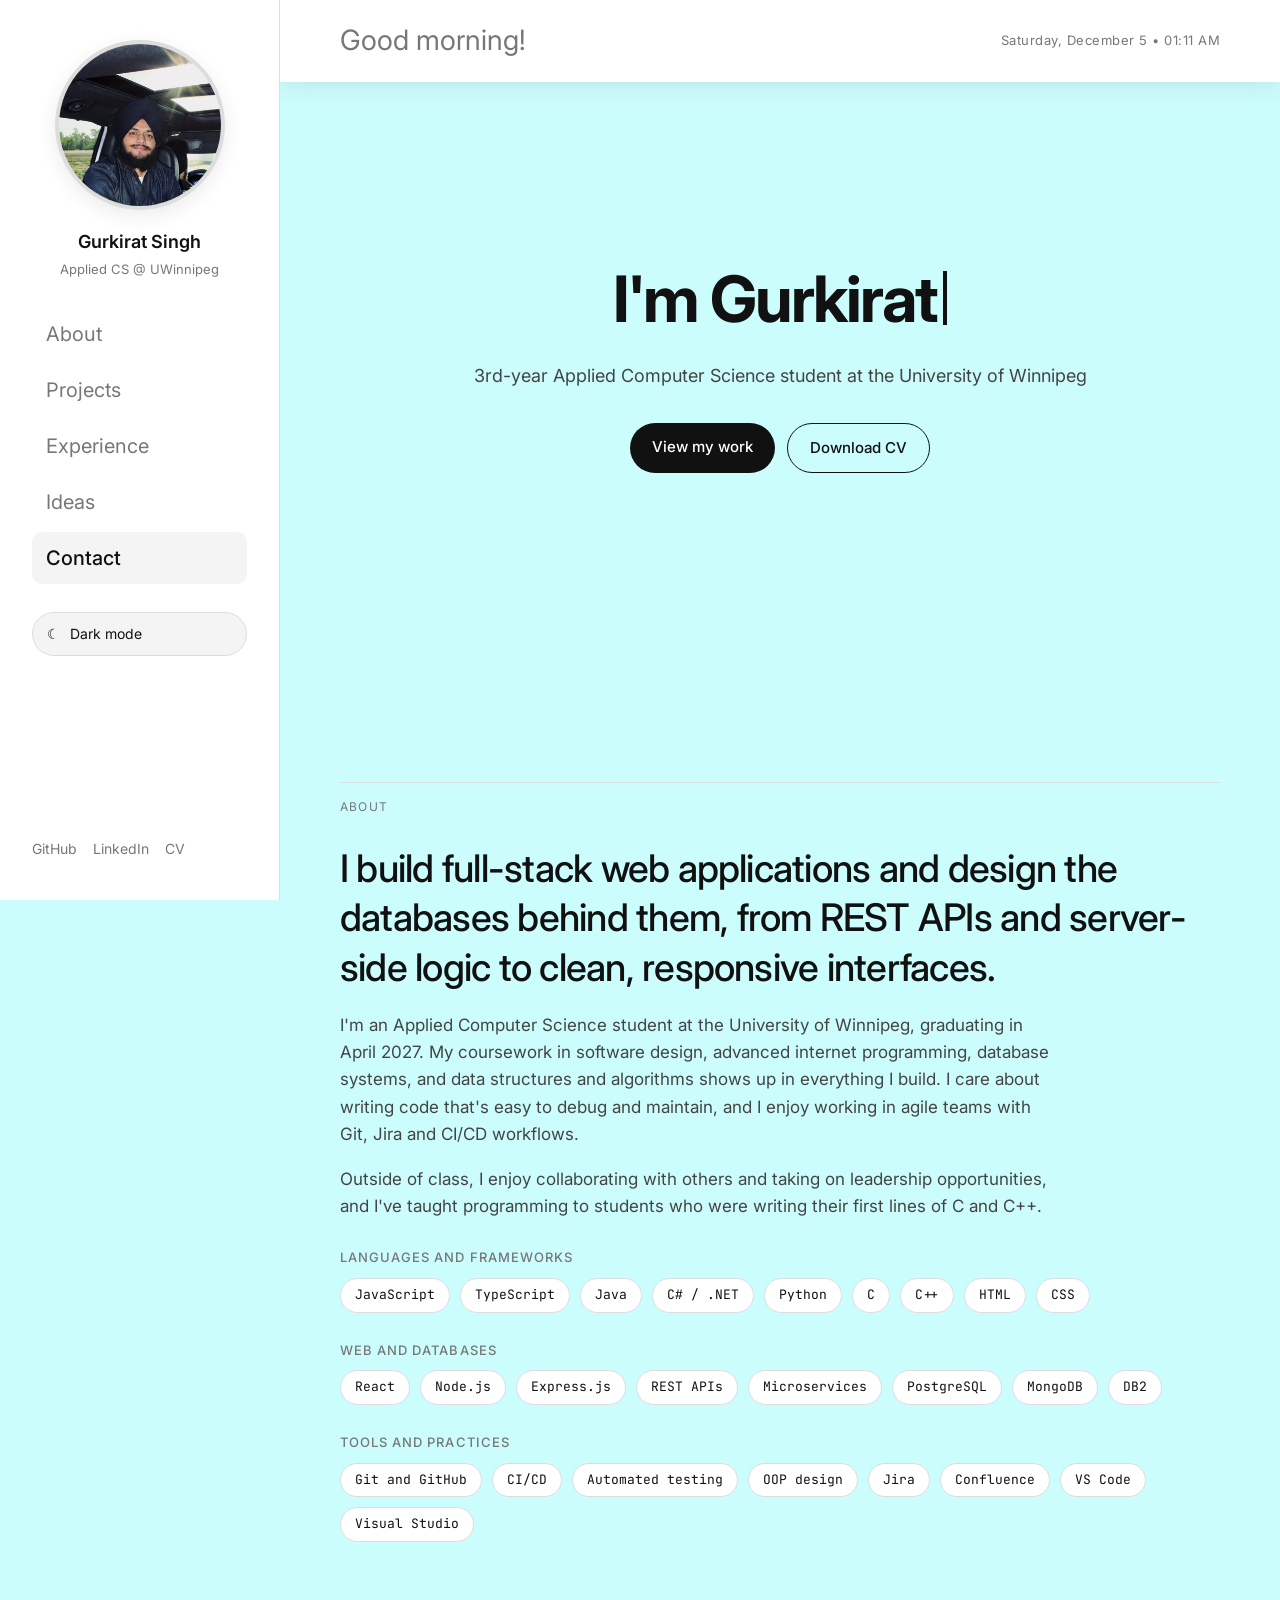
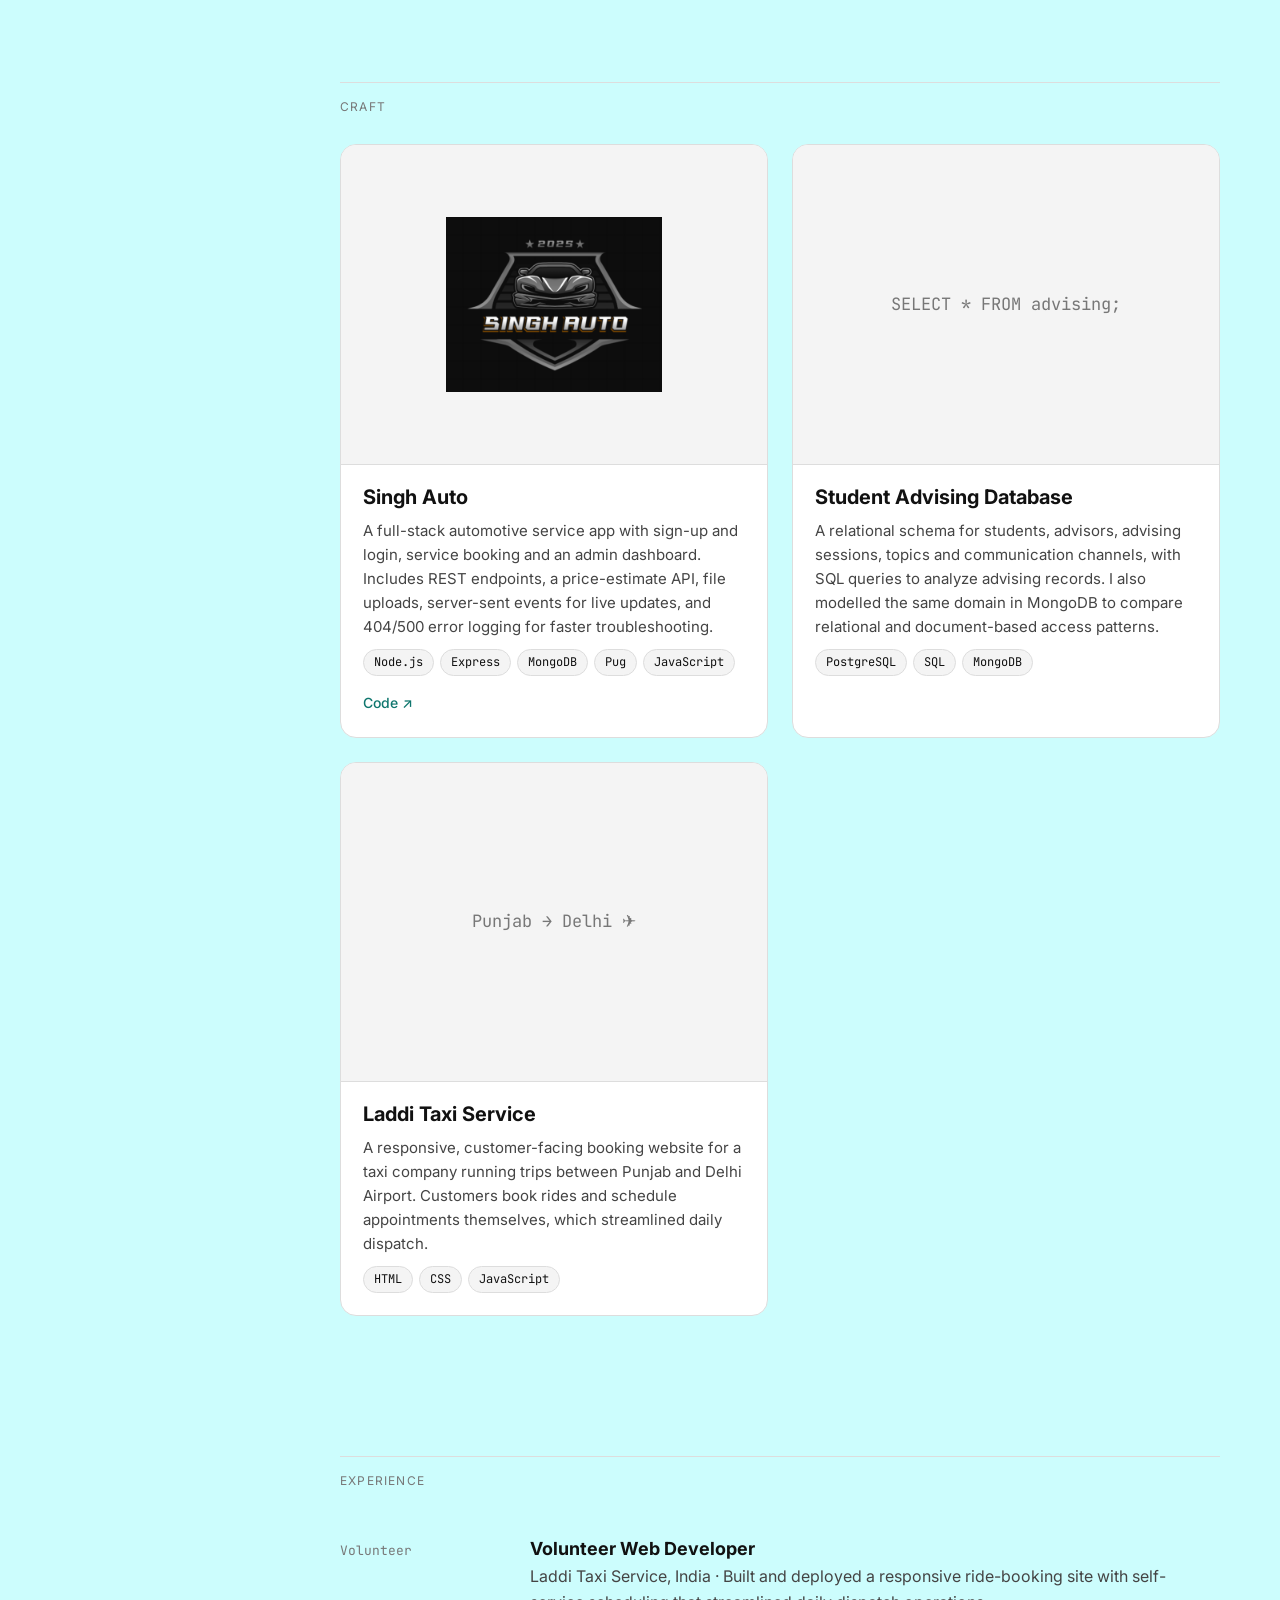
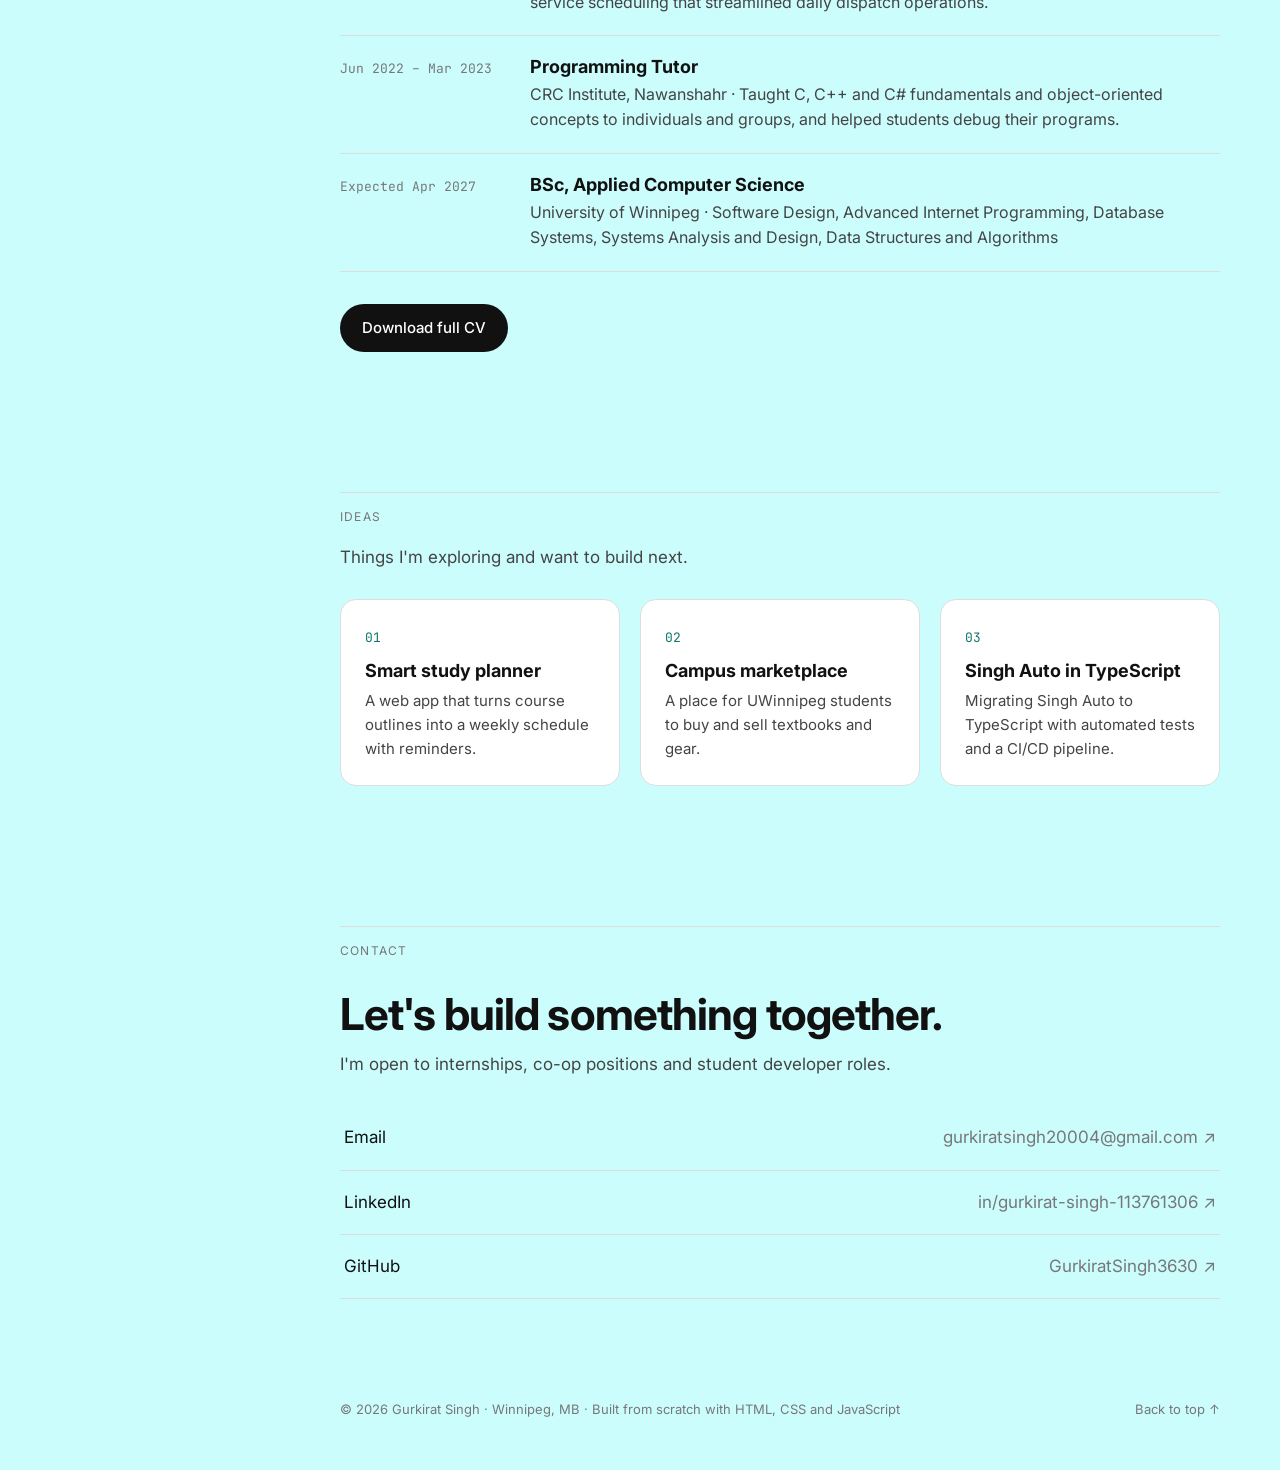
<file: index.html>
<!DOCTYPE html>
<html lang="en">
<head>
    <meta charset="UTF-8">
    <meta name="viewport" content="width=device-width, initial-scale=1.0">

    <title>Gurkirat Singh | Software Developer</title>
    <meta name="description" content="Gurkirat Singh - 3rd-year Applied Computer Science student at the University of Winnipeg building full-stack web applications with JavaScript, TypeScript, Node.js, C#/.NET, Java and SQL.">
    <meta name="author" content="Gurkirat Singh">

    <meta property="og:title" content="Gurkirat Singh | Software Developer">
    <meta property="og:description" content="Applied CS student at UWinnipeg building full-stack web applications and databases.">
    <meta property="og:type" content="website">
    <meta property="og:image" content="images/preview.png">

    <link rel="icon" href="data:image/svg+xml,<svg xmlns='http://www.w3.org/2000/svg' viewBox='0 0 100 100'><rect width='100' height='100' rx='22' fill='%23111'/><text x='50' y='66' font-size='46' font-family='Arial' font-weight='bold' fill='%23bfffff' text-anchor='middle'>GS</text></svg>">

    <link rel="preconnect" href="https://fonts.googleapis.com">
    <link rel="preconnect" href="https://fonts.gstatic.com" crossorigin>
    <link href="https://fonts.googleapis.com/css2?family=Inter:wght@300;400;500;600;700&family=JetBrains+Mono:wght@400;500&display=swap" rel="stylesheet">
    <link rel="stylesheet" href="style.css">

    <!-- Applies saved theme before the page paints (prevents a white flash in dark mode) -->
    <script>
        try {
            const t = localStorage.getItem("theme") ||
                (matchMedia("(prefers-color-scheme: dark)").matches ? "dark" : "light");
            document.documentElement.dataset.theme = t;
        } catch (e) {}
    </script>
    <script src="script.js" defer></script>
</head>
<body>

    <!-- Mobile top bar (only visible on small screens) -->
    <header class="topbar">
        <a href="#top" class="topbar-name">Gurkirat Singh</a>
        <button class="menu-btn" aria-label="Open menu" aria-expanded="false" aria-controls="sidebar">
            <span></span><span></span><span></span>
        </button>
    </header>
    <div class="overlay"></div>

    <!-- Sidebar navigation -->
    <nav class="sidebar" id="sidebar" aria-label="Main navigation">
        <a href="#top" class="profile">
            <img src="Photos/photo2.jpg" alt="Photo of Gurkirat Singh" class="profile-photo">
        </a>
        <p class="sidebar-name">Gurkirat Singh</p>
        <p class="sidebar-role">Applied CS @ UWinnipeg</p>

        <ul class="nav-links">
            <li><a href="#about" class="nav-link">About</a></li>
            <li><a href="#projects" class="nav-link">Projects</a></li>
            <li><a href="#experience" class="nav-link">Experience</a></li>
            <li><a href="#ideas" class="nav-link">Ideas</a></li>
            <li><a href="#contact" class="nav-link">Contact</a></li>
        </ul>

        <button class="theme-toggle" aria-label="Toggle dark mode">
            <span class="icon-moon">☾</span>
            <span class="icon-sun">☀</span>
            <span class="theme-label">Dark mode</span>
        </button>

        <div class="socials">
            <a href="https://github.com/GurkiratSingh3630" target="_blank" rel="noopener">GitHub</a>
            <a href="https://www.linkedin.com/in/gurkirat-singh-113761306" target="_blank" rel="noopener">LinkedIn</a>
            <a href="CV.pdf" target="_blank" rel="noopener">CV</a>
        </div>
    </nav>

    <main id="top">

        <!-- Greeting bar -->
        <div class="greeting">
            <h2 class="greeting-text" id="greeting-text">Hi there!</h2>
            <div id="datetime"></div>
        </div>

        <!-- Hero with typewriter -->
        <section class="hero" title="Click to skip">
            <h1 class="hero-title">I'm <span id="typed">Gurkirat</span><span class="cursor" aria-hidden="true"></span></h1>
            <p class="hero-sub">3rd-year Applied Computer Science student at the University of Winnipeg</p>
            <div class="hero-buttons">
                <a href="#projects" class="btn btn-primary">View my work</a>
                <a href="CV.pdf" class="btn btn-ghost" target="_blank" rel="noopener">Download CV</a>
            </div>
            <p class="hero-hint">click the title to skip</p>
        </section>

        <!-- About -->
        <section class="section reveal" id="about">
            <div class="section-label">About</div>
            <p class="intro">
                I build full-stack web applications and design the databases behind them,
                from REST APIs and server-side logic to clean, responsive interfaces.
            </p>
            <p class="intro-small">
                I'm an Applied Computer Science student at the University of Winnipeg, graduating in April 2027.
                My coursework in software design, advanced internet programming, database systems, and data
                structures and algorithms shows up in everything I build. I care about writing code that's easy
                to debug and maintain, and I enjoy working in agile teams with Git, Jira and CI/CD workflows.
            </p>
            <p class="intro-small">
                Outside of class, I enjoy collaborating with others and taking on leadership opportunities,
                and I've taught programming to students who were writing their first lines of C and C++.
            </p>

            <h3 class="skills-heading">Languages and frameworks</h3>
            <div class="skills">
                <span class="tag">JavaScript</span>
                <span class="tag">TypeScript</span>
                <span class="tag">Java</span>
                <span class="tag">C# / .NET</span>
                <span class="tag">Python</span>
                <span class="tag">C</span>
                <span class="tag">C++</span>
                <span class="tag">HTML</span>
                <span class="tag">CSS</span>
            </div>

            <h3 class="skills-heading">Web and databases</h3>
            <div class="skills">
                <span class="tag">React</span>
                <span class="tag">Node.js</span>
                <span class="tag">Express.js</span>
                <span class="tag">REST APIs</span>
                <span class="tag">Microservices</span>
                <span class="tag">PostgreSQL</span>
                <span class="tag">MongoDB</span>
                <span class="tag">DB2</span>
            </div>

            <h3 class="skills-heading">Tools and practices</h3>
            <div class="skills">
                <span class="tag">Git and GitHub</span>
                <span class="tag">CI/CD</span>
                <span class="tag">Automated testing</span>
                <span class="tag">OOP design</span>
                <span class="tag">Jira</span>
                <span class="tag">Confluence</span>
                <span class="tag">VS Code</span>
                <span class="tag">Visual Studio</span>
            </div>
        </section>

        <!-- Projects -->
        <section class="section reveal" id="projects">
            <div class="section-label">Craft</div>

            <div class="project-grid">
                <article class="project-card">
                    <a href="https://github.com/GurkiratSingh3630/SinghAuto" target="_blank" rel="noopener" class="thumbnail">
                        <img src="images/Logo.png" alt="Singh Auto logo">
                    </a>
                    <div class="project-body">
                        <h3>Singh Auto</h3>
                        <p>A full-stack automotive service app with sign-up and login, service booking and an admin dashboard. Includes REST endpoints, a price-estimate API, file uploads, server-sent events for live updates, and 404/500 error logging for faster troubleshooting.</p>
                        <div class="project-tags">
                            <span class="tag tag-sm">Node.js</span>
                            <span class="tag tag-sm">Express</span>
                            <span class="tag tag-sm">MongoDB</span>
                            <span class="tag tag-sm">Pug</span>
                            <span class="tag tag-sm">JavaScript</span>
                        </div>
                        <div class="project-links">
                            <a href="https://github.com/GurkiratSingh3630/SinghAuto" target="_blank" rel="noopener">Code ↗</a>
                        </div>
                    </div>
                </article>

                <article class="project-card">
                    <div class="thumbnail thumbnail--soon">
                        <span>SELECT * FROM advising;</span>
                    </div>
                    <div class="project-body">
                        <h3>Student Advising Database</h3>
                        <p>A relational schema for students, advisors, advising sessions, topics and communication channels, with SQL queries to analyze advising records. I also modelled the same domain in MongoDB to compare relational and document-based access patterns.</p>
                        <div class="project-tags">
                            <span class="tag tag-sm">PostgreSQL</span>
                            <span class="tag tag-sm">SQL</span>
                            <span class="tag tag-sm">MongoDB</span>
                        </div>
                    </div>
                </article>

                <article class="project-card">
                    <div class="thumbnail thumbnail--soon">
                        <span>Punjab → Delhi ✈</span>
                    </div>
                    <div class="project-body">
                        <h3>Laddi Taxi Service</h3>
                        <p>A responsive, customer-facing booking website for a taxi company running trips between Punjab and Delhi Airport. Customers book rides and schedule appointments themselves, which streamlined daily dispatch.</p>
                        <div class="project-tags">
                            <span class="tag tag-sm">HTML</span>
                            <span class="tag tag-sm">CSS</span>
                            <span class="tag tag-sm">JavaScript</span>
                        </div>
                        <!-- Add the live link if the site is online:
                        <div class="project-links">
                            <a href="https://YOUR-LINK" target="_blank" rel="noopener">Live site ↗</a>
                        </div>
                        -->
                    </div>
                </article>
            </div>
        </section>

        <!-- Experience -->
        <section class="section reveal" id="experience">
            <div class="section-label">Experience</div>

            <div class="timeline">
                <div class="timeline-item">
                    <span class="timeline-date">Volunteer</span>
                    <div>
                        <h3>Volunteer Web Developer</h3>
                        <p>Laddi Taxi Service, India · Built and deployed a responsive ride-booking site with self-service scheduling that streamlined daily dispatch operations.</p>
                    </div>
                </div>
                <div class="timeline-item">
                    <span class="timeline-date">Jun 2022 – Mar 2023</span>
                    <div>
                        <h3>Programming Tutor</h3>
                        <p>CRC Institute, Nawanshahr · Taught C, C++ and C# fundamentals and object-oriented concepts to individuals and groups, and helped students debug their programs.</p>
                    </div>
                </div>
                <div class="timeline-item">
                    <span class="timeline-date">Expected Apr 2027</span>
                    <div>
                        <h3>BSc, Applied Computer Science</h3>
                        <p>University of Winnipeg · Software Design, Advanced Internet Programming, Database Systems, Systems Analysis and Design, Data Structures and Algorithms</p>
                    </div>
                </div>
            </div>

            <a href="CV.pdf" class="btn btn-primary" target="_blank" rel="noopener">Download full CV</a>
        </section>

        <!-- Ideas -->
        <section class="section reveal" id="ideas">
            <div class="section-label">Ideas</div>
            <p class="section-intro">Things I'm exploring and want to build next.</p>

            <div class="ideas-grid">
                <div class="idea-card">
                    <span class="idea-num">01</span>
                    <h3>Smart study planner</h3>
                    <p>A web app that turns course outlines into a weekly schedule with reminders.</p>
                </div>
                <div class="idea-card">
                    <span class="idea-num">02</span>
                    <h3>Campus marketplace</h3>
                    <p>A place for UWinnipeg students to buy and sell textbooks and gear.</p>
                </div>
                <div class="idea-card">
                    <span class="idea-num">03</span>
                    <h3>Singh Auto in TypeScript</h3>
                    <p>Migrating Singh Auto to TypeScript with automated tests and a CI/CD pipeline.</p>
                </div>
            </div>
        </section>

        <!-- Contact -->
        <section class="section reveal" id="contact">
            <div class="section-label">Contact</div>
            <h2 class="contact-title">Let's build something together.</h2>
            <p class="section-intro">I'm open to internships, co-op positions and student developer roles.</p>

            <div class="contact-links">
                <a href="mailto:gurkiratsingh20004@gmail.com" class="contact-link">
                    <span>Email</span><span>gurkiratsingh20004@gmail.com ↗</span>
                </a>
                <a href="https://www.linkedin.com/in/gurkirat-singh-113761306" target="_blank" rel="noopener" class="contact-link">
                    <span>LinkedIn</span><span>in/gurkirat-singh-113761306 ↗</span>
                </a>
                <a href="https://github.com/GurkiratSingh3630" target="_blank" rel="noopener" class="contact-link">
                    <span>GitHub</span><span>GurkiratSingh3630 ↗</span>
                </a>
            </div>
        </section>

        <footer class="footer">
            <p>© <span id="year"></span> Gurkirat Singh · Winnipeg, MB · Built from scratch with HTML, CSS and JavaScript</p>
            <a href="#top" class="back-to-top">Back to top ↑</a>
        </footer>
    </main>

</body>
</html>
</file>
<file: style.css>
/* =========================================
   Theme colors (light + dark)
   ========================================= */
:root{
    --bg: #ccfdfd;
    --surface: #ffffff;
    --surface-2: #f4f4f4;
    --text: #111111;
    --text-soft: #444444;
    --muted: #777777;
    --border: #dddddd;
    --accent: #0f766e;
    --btn-bg: #111111;
    --btn-text: #ffffff;
    --shadow: 0 6px 20px rgba(0, 0, 0, 0.08);
    --sidebar-w: 280px;
    --font: "Inter", -apple-system, BlinkMacSystemFont, "Segoe UI", sans-serif;
    --mono: "JetBrains Mono", ui-monospace, Menlo, monospace;
}

[data-theme="dark"]{
    --bg: #111111;
    --surface: #1a1a1a;
    --surface-2: #222222;
    --text: #f5f5f5;
    --text-soft: #cfcfcf;
    --muted: #9a9a9a;
    --border: #2c2c2c;
    --accent: #5eead4;
    --btn-bg: #f5f5f5;
    --btn-text: #111111;
    --shadow: 0 6px 20px rgba(0, 0, 0, 0.35);
}

/* =========================================
   Base
   ========================================= */
*,
*::before,
*::after{
    box-sizing: border-box;
}

html{
    scroll-behavior: smooth;
}

body{
    margin: 0;
    font-family: var(--font);
    background-color: var(--bg);
    color: var(--text);
    line-height: 1.6;
    transition: background-color 0.4s ease, color 0.4s ease;
}

a{
    color: inherit;
}

img{
    max-width: 100%;
    display: block;
}

h1, h2, h3{
    line-height: 1.2;
    margin: 0;
}

/* =========================================
   Sidebar
   ========================================= */
.sidebar{
    position: fixed;
    top: 0;
    left: 0;
    width: var(--sidebar-w);
    height: 100vh;
    padding: 40px 32px;
    background-color: var(--surface);
    border-right: 1px solid var(--border);
    display: flex;
    flex-direction: column;
    overflow-y: auto;
    z-index: 30;
    transition: background-color 0.4s ease, transform 0.35s ease;
}

.profile{
    align-self: center;
}

.profile-photo{
    width: 170px;
    height: 170px;
    object-fit: cover;
    object-position: 70% 15%;
    border-radius: 50%;
    border: 4px solid var(--border);
    box-shadow: var(--shadow);
    transition: transform 0.3s ease;
}

.profile-photo:hover{
    transform: scale(1.04);
}

.sidebar-name{
    text-align: center;
    font-weight: 600;
    font-size: 18px;
    margin: 18px 0 0;
}

.sidebar-role{
    text-align: center;
    font-size: 13px;
    color: var(--muted);
    margin: 2px 0 28px;
}

.nav-links{
    list-style: none;
    padding: 0;
    margin: 0;
    display: flex;
    flex-direction: column;
    gap: 4px;
}

.nav-link{
    display: block;
    padding: 10px 14px;
    border-radius: 10px;
    text-decoration: none;
    font-size: 20px;
    color: var(--muted);
    transition: color 0.25s ease, background-color 0.25s ease, transform 0.25s ease;
}

.nav-link:hover{
    color: var(--text);
    transform: translateX(4px);
}

.nav-link.active{
    color: var(--text);
    background-color: var(--surface-2);
    font-weight: 500;
}

.theme-toggle{
    margin-top: 28px;
    display: flex;
    align-items: center;
    gap: 10px;
    padding: 10px 14px;
    font: inherit;
    font-size: 14px;
    color: var(--text);
    background: var(--surface-2);
    border: 1px solid var(--border);
    border-radius: 999px;
    cursor: pointer;
    transition: background-color 0.25s ease, transform 0.15s ease;
}

.theme-toggle:active{
    transform: scale(0.97);
}

.icon-sun{ display: none; }
[data-theme="dark"] .icon-sun{ display: inline; }
[data-theme="dark"] .icon-moon{ display: none; }

.socials{
    margin-top: auto;
    padding-top: 28px;
    display: flex;
    gap: 16px;
    font-size: 14px;
}

.socials a{
    color: var(--muted);
    text-decoration: none;
}

.socials a:hover{
    color: var(--text);
}

/* =========================================
   Mobile top bar (hidden on desktop)
   ========================================= */
.topbar{
    display: none;
}

.overlay{
    display: none;
}

/* =========================================
   Main area
   ========================================= */
main{
    margin-left: var(--sidebar-w);
    min-height: 100vh;
}

.greeting{
    display: flex;
    justify-content: space-between;
    align-items: center;
    padding: 24px 60px;
    background-color: var(--surface);
    box-shadow: var(--shadow);
    transition: background-color 0.4s ease;
}

.greeting-text{
    font-size: 28px;
    font-weight: 400;
    color: var(--muted);
}

#datetime{
    font-size: 13px;
    color: var(--muted);
    letter-spacing: 0.5px;
}

/* =========================================
   Hero + typewriter
   ========================================= */
.hero{
    min-height: 70vh;
    display: flex;
    flex-direction: column;
    align-items: center;
    justify-content: center;
    text-align: center;
    padding: 60px 24px;
    cursor: pointer;
    user-select: none;
}

.hero-title{
    font-size: clamp(34px, 6vw, 64px);
    font-weight: 700;
    letter-spacing: -0.03em;
    min-height: 1.3em;
}

.cursor{
    display: inline-block;
    width: 4px;
    height: 0.85em;
    margin-left: 6px;
    vertical-align: -0.05em;
    background-color: currentColor;
    animation: blink 1s steps(1) infinite;
}

@keyframes blink{
    50% { opacity: 0; }
}

.hero-title.pop{
    animation: pop 0.25s ease;
}

@keyframes pop{
    50% { transform: scale(1.04); }
}

.hero-sub{
    margin: 18px 0 32px;
    font-size: 18px;
    color: var(--text-soft);
}

.hero-buttons{
    display: flex;
    gap: 12px;
    flex-wrap: wrap;
    justify-content: center;
}

.hero-hint{
    margin-top: 28px;
    font-size: 12px;
    letter-spacing: 0.08em;
    text-transform: uppercase;
    color: var(--muted);
    opacity: 0;
    transition: opacity 0.3s ease;
}

.hero:hover .hero-hint{
    opacity: 1;
}

/* =========================================
   Buttons + tags
   ========================================= */
.btn{
    display: inline-block;
    padding: 12px 22px;
    border-radius: 999px;
    font-size: 15px;
    font-weight: 500;
    text-decoration: none;
    transition: transform 0.2s ease, box-shadow 0.2s ease, background-color 0.2s ease;
}

.btn:hover{
    transform: translateY(-2px);
    box-shadow: var(--shadow);
}

.btn-primary{
    background-color: var(--btn-bg);
    color: var(--btn-text);
}

.btn-ghost{
    border: 1px solid var(--text);
    color: var(--text);
}

.tag{
    display: inline-block;
    padding: 6px 14px;
    font-family: var(--mono);
    font-size: 13px;
    background-color: var(--surface);
    border: 1px solid var(--border);
    border-radius: 999px;
}

.tag-sm{
    padding: 3px 10px;
    font-size: 12px;
    background-color: var(--surface-2);
}

/* =========================================
   Sections
   ========================================= */
.section{
    max-width: 1100px;
    margin: 0 auto;
    padding: 70px 60px;
    scroll-margin-top: 20px;
}

.section-label{
    font-size: 12px;
    text-transform: uppercase;
    letter-spacing: 0.1em;
    color: var(--muted);
    border-top: 1px solid var(--border);
    padding-top: 14px;
    margin-bottom: 28px;
}

.section-intro{
    color: var(--text-soft);
    font-size: 17px;
    margin: -10px 0 28px;
}

/* About */
.intro{
    font-size: clamp(24px, 3.2vw, 38px);
    font-weight: 500;
    line-height: 1.3;
    letter-spacing: -0.02em;
    margin: 0 0 20px;
}

.intro-small{
    font-size: 17px;
    color: var(--text-soft);
    max-width: 720px;
    margin: 0 0 18px;
}

.skills-heading{
    font-size: 13px;
    font-weight: 500;
    text-transform: uppercase;
    letter-spacing: 0.08em;
    color: var(--muted);
    margin: 30px 0 12px;
}

.skills{
    display: flex;
    flex-wrap: wrap;
    gap: 10px;
}

/* Projects */
.project-grid{
    display: grid;
    grid-template-columns: repeat(auto-fill, minmax(280px, 1fr));
    gap: 24px;
}

.project-card{
    background-color: var(--surface);
    border: 1px solid var(--border);
    border-radius: 16px;
    overflow: hidden;
    display: flex;
    flex-direction: column;
    transition: transform 0.35s ease, box-shadow 0.35s ease;
}

.project-card:hover{
    transform: translateY(-6px);
    box-shadow: 0 14px 30px rgba(0, 0, 0, 0.1);
}

.thumbnail{
    aspect-ratio: 4 / 3;
    background-color: var(--surface-2);
    display: flex;
    align-items: center;
    justify-content: center;
    border-bottom: 1px solid var(--border);
}

.thumbnail img{
    max-width: 55%;
    max-height: 55%;
    object-fit: contain;
}

/* Text-based thumbnail for projects without a logo */
.thumbnail--soon span{
    font-family: var(--mono);
    font-size: 17px;
    color: var(--muted);
    padding: 0 20px;
    text-align: center;
}

.project-body{
    padding: 20px 22px 22px;
    display: flex;
    flex-direction: column;
    gap: 10px;
    flex: 1;
}

.project-body h3{
    font-size: 20px;
}

.project-body p{
    margin: 0;
    color: var(--text-soft);
    font-size: 15px;
}

.project-tags{
    display: flex;
    flex-wrap: wrap;
    gap: 6px;
}

.project-links{
    margin-top: auto;
    display: flex;
    gap: 18px;
    padding-top: 6px;
}

.project-links a{
    font-size: 14px;
    font-weight: 500;
    color: var(--accent);
    text-decoration: none;
}

.project-links a:hover{
    text-decoration: underline;
}

/* Ideas */
.ideas-grid{
    display: grid;
    grid-template-columns: repeat(auto-fill, minmax(240px, 1fr));
    gap: 20px;
}

.idea-card{
    padding: 24px;
    background-color: var(--surface);
    border: 1px solid var(--border);
    border-radius: 16px;
    transition: transform 0.3s ease;
}

.idea-card:hover{
    transform: translateY(-4px);
}

.idea-num{
    font-family: var(--mono);
    font-size: 13px;
    color: var(--accent);
}

.idea-card h3{
    margin: 10px 0 8px;
    font-size: 18px;
}

.idea-card p{
    margin: 0;
    font-size: 15px;
    color: var(--text-soft);
}

/* Experience timeline */
.timeline{
    display: flex;
    flex-direction: column;
    margin-bottom: 32px;
}

.timeline-item{
    display: grid;
    grid-template-columns: 170px 1fr;
    gap: 20px;
    padding: 20px 0;
    border-bottom: 1px solid var(--border);
}

.timeline-date{
    font-family: var(--mono);
    font-size: 13px;
    color: var(--muted);
    padding-top: 3px;
}

.timeline-item h3{
    font-size: 18px;
}

.timeline-item p{
    margin: 4px 0 0;
    color: var(--text-soft);
    max-width: 680px;
}

/* Contact */
.contact-title{
    font-size: clamp(28px, 4vw, 44px);
    letter-spacing: -0.02em;
    margin-bottom: 20px;
}

.contact-links{
    display: flex;
    flex-direction: column;
}

.contact-link{
    display: flex;
    justify-content: space-between;
    gap: 16px;
    padding: 18px 4px;
    border-bottom: 1px solid var(--border);
    text-decoration: none;
    font-size: 17px;
    transition: padding-left 0.25s ease, color 0.25s ease;
}

.contact-link span:last-child{
    color: var(--muted);
    word-break: break-all;
    text-align: right;
}

.contact-link:hover{
    padding-left: 12px;
}

.contact-link:hover span:last-child{
    color: var(--accent);
}

/* Footer */
.footer{
    max-width: 1100px;
    margin: 0 auto;
    padding: 30px 60px 50px;
    display: flex;
    justify-content: space-between;
    flex-wrap: wrap;
    gap: 12px;
    font-size: 13px;
    color: var(--muted);
}

.footer p{
    margin: 0;
}

.back-to-top{
    text-decoration: none;
}

.back-to-top:hover{
    color: var(--text);
}

/* =========================================
   Scroll reveal animation
   ========================================= */
.reveal{
    opacity: 0;
    transform: translateY(30px);
    transition: opacity 0.7s ease, transform 0.7s ease;
}

.reveal.visible{
    opacity: 1;
    transform: none;
}

@media (prefers-reduced-motion: reduce){
    html{ scroll-behavior: auto; }
    .reveal{ opacity: 1; transform: none; transition: none; }
    .cursor{ animation: none; }
}

/* =========================================
   Responsive layout
   ========================================= */
@media (max-width: 900px){
    .topbar{
        display: flex;
        justify-content: space-between;
        align-items: center;
        position: sticky;
        top: 0;
        z-index: 20;
        padding: 14px 20px;
        background-color: var(--surface);
        border-bottom: 1px solid var(--border);
    }

    .topbar-name{
        font-weight: 600;
        text-decoration: none;
    }

    .menu-btn{
        width: 40px;
        height: 40px;
        display: flex;
        flex-direction: column;
        justify-content: center;
        gap: 5px;
        padding: 8px;
        background: none;
        border: none;
        cursor: pointer;
    }

    .menu-btn span{
        display: block;
        height: 2px;
        background-color: var(--text);
        border-radius: 2px;
        transition: transform 0.3s ease, opacity 0.3s ease;
    }

    body.menu-open .menu-btn span:nth-child(1){ transform: translateY(7px) rotate(45deg); }
    body.menu-open .menu-btn span:nth-child(2){ opacity: 0; }
    body.menu-open .menu-btn span:nth-child(3){ transform: translateY(-7px) rotate(-45deg); }

    .sidebar{
        transform: translateX(-100%);
        box-shadow: none;
    }

    body.menu-open .sidebar{
        transform: translateX(0);
        box-shadow: 0 0 40px rgba(0, 0, 0, 0.25);
    }

    .overlay{
        display: block;
        position: fixed;
        inset: 0;
        z-index: 25;
        background: rgba(0, 0, 0, 0.35);
        opacity: 0;
        pointer-events: none;
        transition: opacity 0.3s ease;
    }

    body.menu-open .overlay{
        opacity: 1;
        pointer-events: auto;
    }

    main{
        margin-left: 0;
    }

    .greeting{
        padding: 18px 24px;
    }

    .section{
        padding: 50px 24px;
        scroll-margin-top: 70px;
    }

    .footer{
        padding: 24px 24px 40px;
    }
}

@media (max-width: 560px){
    .greeting{
        flex-direction: column;
        align-items: flex-start;
        gap: 4px;
    }

    .greeting-text{
        font-size: 22px;
    }

    .hero{
        min-height: 60vh;
    }

    .hero-sub{
        font-size: 16px;
    }

    .timeline-item{
        grid-template-columns: 1fr;
        gap: 4px;
    }

    .contact-link{
        flex-direction: column;
        gap: 2px;
    }

    .contact-link span:last-child{
        text-align: left;
    }
}
</file>
